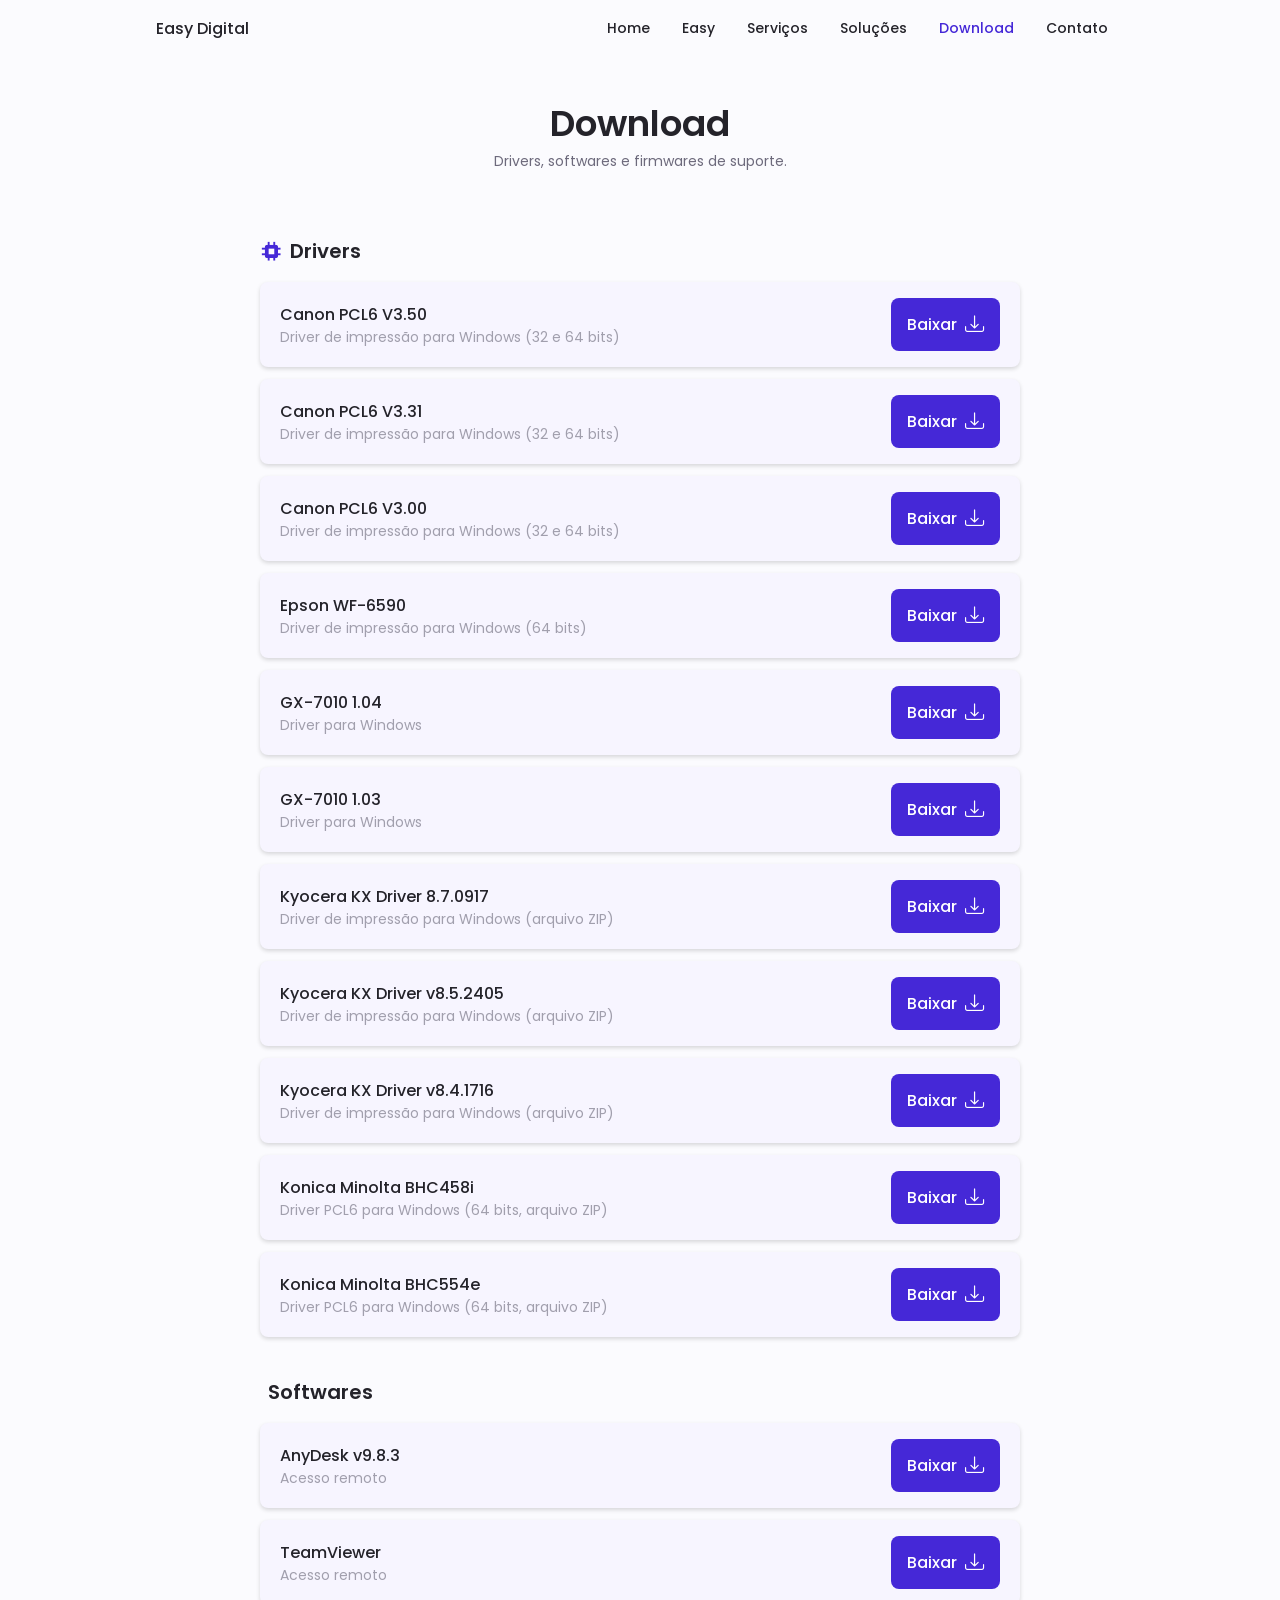
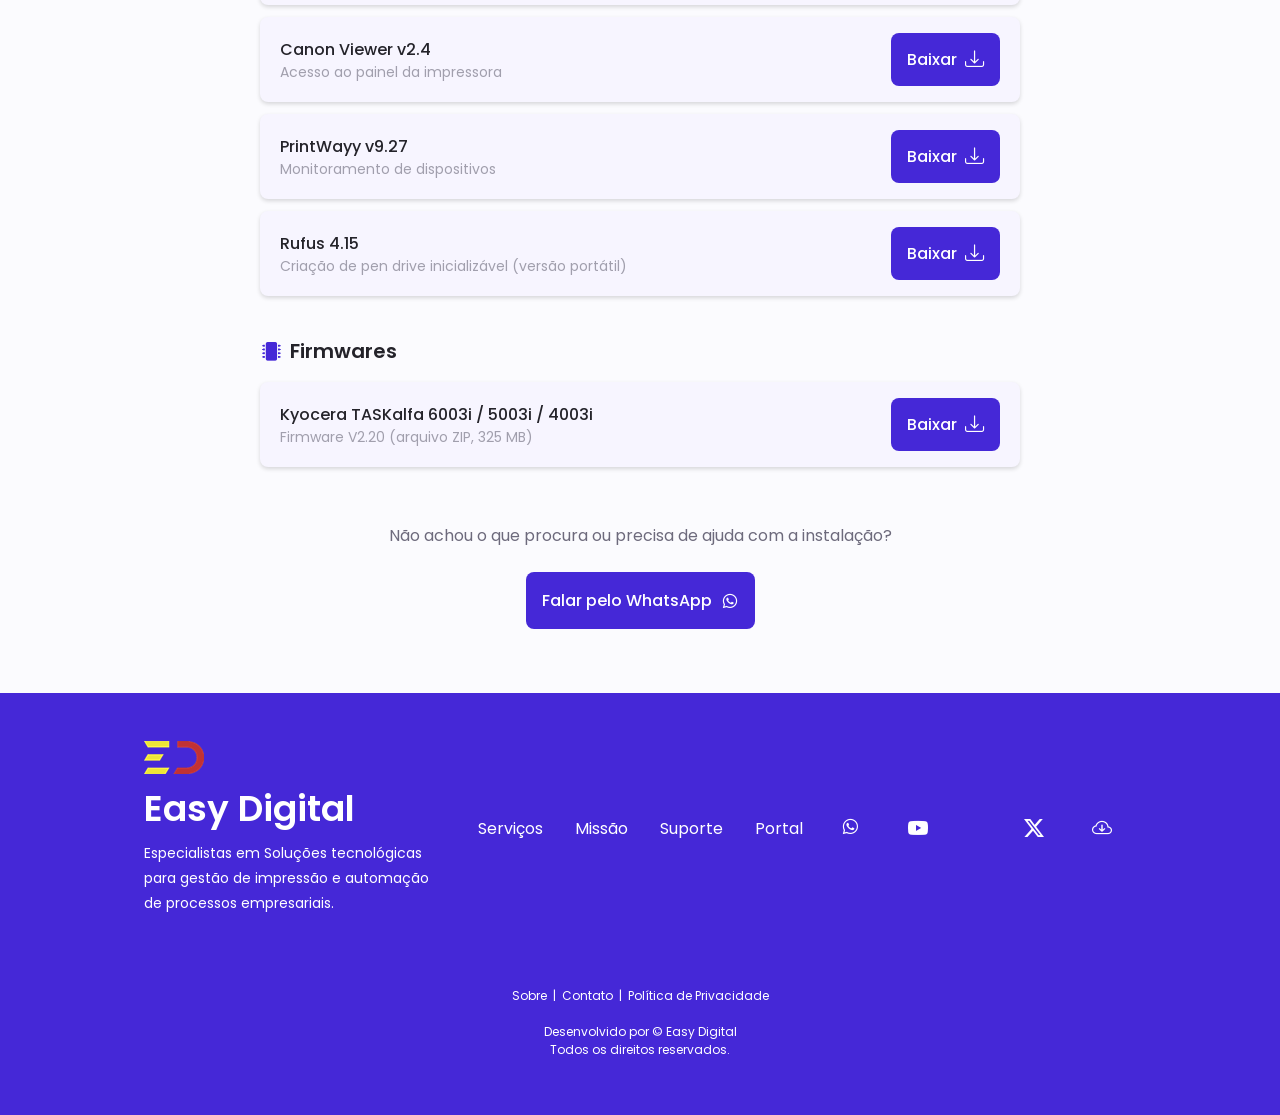
<file: download.html>
<!DOCTYPE html>
<html lang="pt-BR">

<head>
  <meta charset="UTF-8">
  <meta name="viewport" content="width=device-width, initial-scale=1.0">
  <title>Download de drivers e softwares | Easy Digital</title>
  <meta name="description" content="Baixe drivers de impressoras (Canon, Epson, Kyocera), softwares de acesso remoto e firmwares de suporte da Easy Digital.">
  <link rel="canonical" href="https://easydigital.com.br/download.html">

  <!-- Ícones (mesmos da página inicial) -->
  <link rel="stylesheet" href="https://unicons.iconscout.com/release/v4.0.0/css/line.css">
  <link rel="stylesheet" href="https://cdn.jsdelivr.net/npm/bootstrap-icons@1.11.3/font/bootstrap-icons.min.css" />
  <link rel="stylesheet" href="https://unpkg.com/boxicons@2.1.4/css/boxicons.min.css" />

  <!-- CSS do site -->
  <link rel="stylesheet" href="assets/css/styles.css">
  <link rel="shortcut icon" href="assets/img/work/Easy-Digital-05-favicon-sem-fundo.png" />

  <style>
    .dl-wrap { max-width: 760px; margin: 0 auto; }

    .dl-group { margin-bottom: 2.5rem; }

    .dl-group__title {
      display: flex;
      align-items: center;
      gap: .5rem;
      font-size: var(--h3-font-size);
      margin-bottom: var(--mb-1);
    }

    .dl-group__title i { color: var(--first-color); font-size: 1.4rem; }

    .dl-list { display: grid; gap: .75rem; }

    .dl-item {
      display: flex;
      flex-wrap: wrap;
      align-items: center;
      justify-content: space-between;
      gap: .75rem 1rem;
      background-color: var(--container-color);
      padding: 1rem 1.25rem;
      border-radius: .5rem;
      box-shadow: 0 2px 4px rgba(0, 0, 0, .15);
    }

    .dl-item__info { flex: 1 1 14rem; }

    .dl-item__name {
      font-size: var(--normal-font-size);
      font-weight: var(--font-medium);
    }

    .dl-item__desc {
      display: block;
      font-size: var(--small-font-size);
      color: var(--text-color-light);
    }

    .dl-help {
      text-align: center;
      padding-top: 1rem;
    }

    .dl-help p { margin-bottom: var(--mb-1-5); }

    .dl-item .button:focus-visible,
    .dl-help .button:focus-visible {
      outline: 2px solid var(--title-color);
      outline-offset: 2px;
    }
  </style>
</head>

<body>
  <!--==================== HEADER ====================-->
  <header id="header" class="header">
    <nav class="nav container">
      <a href="/" class="nav__logo align-items-center">Easy Digital</a>

      <div class="nav__menu" id="nav-menu">
        <ul class="nav__list grid">
          <li class="nav__item"><a href="/" class="nav__link"><i class="uil uil-estate nav__icon"></i>Home</a></li>
          <li class="nav__item"><a href="/#about" class="nav__link"><i class="uil uil-user nav__icon"></i>Easy</a></li>
          <li class="nav__item"><a href="/#service" class="nav__link"><i class="uil uil-briefcase nav__icon"></i>Serviços</a></li>
          <li class="nav__item"><a href="/#skills" class="nav__link"><i class="uil uil-file-alt nav__icon"></i>Soluções</a></li>
          <li class="nav__item"><a href="/download.html" class="nav__link active-link"><i class="bx bxs-download nav__icon"></i>Download</a></li>
          <li class="nav__item"><a href="/#contact" class="nav__link"><i class="uil uil-message nav__icon"></i>Contato</a></li>
        </ul>

        <i class="uil uil-times nav__close" id="nav-close"></i>
      </div>

      <div class="nav__btns">
        <i class="uil uil-moon change-theme" id="theme-button"></i>
        <div class="nav__toggle" id="nav-toggle"><i class="uil uil-apps"></i></div>
      </div>
    </nav>
  </header>

  <!--==================== MAIN ====================-->
  <main class="main">
    <section class="section">
      <h1 class="section__title">Download</h1>
      <p class="section__subtitle">Drivers, softwares e firmwares de suporte.</p>

      <div class="container">
        <div class="dl-wrap">

          <!--==================== DRIVERS ====================-->
          <div class="dl-group">
            <h2 class="dl-group__title"><i class="bx bxs-chip"></i>Drivers</h2>
            <div class="dl-list">

              <div class="dl-item">
                <div class="dl-item__info">
                  <h3 class="dl-item__name">Canon PCL6 V3.50</h3>
                  <span class="dl-item__desc">Driver de impressão para Windows (32 e 64 bits)</span>
                </div>
                <a class="button button--flex button--small" href="assets/files/drivers/GPlus_PCL6_Driver_V350_32_64_00.exe" download>
                  Baixar <i class="bi bi-download button__icon" aria-hidden="true"></i>
                </a>
              </div>

              <div class="dl-item">
                <div class="dl-item__info">
                  <h3 class="dl-item__name">Canon PCL6 V3.31</h3>
                  <span class="dl-item__desc">Driver de impressão para Windows (32 e 64 bits)</span>
                </div>
                <a class="button button--flex button--small" href="assets/files/drivers/GPlus_PCL6_Driver_V331_32_64_00.exe" download>
                  Baixar <i class="bi bi-download button__icon" aria-hidden="true"></i>
                </a>
              </div>

              <div class="dl-item">
                <div class="dl-item__info">
                  <h3 class="dl-item__name">Canon PCL6 V3.00</h3>
                  <span class="dl-item__desc">Driver de impressão para Windows (32 e 64 bits)</span>
                </div>
                <a class="button button--flex button--small" href="assets/files/drivers/Canon_GPlus_PCL6_Driver_V300_32_64_00.exe" download>
                  Baixar <i class="bi bi-download button__icon" aria-hidden="true"></i>
                </a>
              </div>

              <div class="dl-item">
                <div class="dl-item__info">
                  <h3 class="dl-item__name">Epson WF-6590</h3>
                  <span class="dl-item__desc">Driver de impressão para Windows (64 bits)</span>
                </div>
                <a class="button button--flex button--small" href="assets/files/drivers/Epson_WF6590_STD_X64_24703_AM.exe" download>
                  Baixar <i class="bi bi-download button__icon" aria-hidden="true"></i>
                </a>
              </div>

              <div class="dl-item">
                <div class="dl-item__info">
                  <h3 class="dl-item__name">GX-7010 1.04</h3>
                  <span class="dl-item__desc">Driver para Windows</span>
                </div>
                <a class="button button--flex button--small" href="assets/files/drivers/win-gx7000-1_04.exe" download>
                  Baixar <i class="bi bi-download button__icon" aria-hidden="true"></i>
                </a>
              </div>

              <div class="dl-item">
                <div class="dl-item__info">
                  <h3 class="dl-item__name">GX-7010 1.03</h3>
                  <span class="dl-item__desc">Driver para Windows</span>
                </div>
                <a class="button button--flex button--small" href="assets/files/drivers/win-gx7000-1_03.exe" download>
                  Baixar <i class="bi bi-download button__icon" aria-hidden="true"></i>
                </a>
              </div>

              <div class="dl-item">
                <div class="dl-item__info">
                  <h3 class="dl-item__name">Kyocera KX Driver 8.7.0917</h3>
                  <span class="dl-item__desc">Driver de impressão para Windows (arquivo ZIP)</span>
                </div>
                <a class="button button--flex button--small" href="assets/files/drivers/KX%20Driver%208.7.0917.zip" download>
                  Baixar <i class="bi bi-download button__icon" aria-hidden="true"></i>
                </a>
              </div>

              <div class="dl-item">
                <div class="dl-item__info">
                  <h3 class="dl-item__name">Kyocera KX Driver v8.5.2405</h3>
                  <span class="dl-item__desc">Driver de impressão para Windows (arquivo ZIP)</span>
                </div>
                <a class="button button--flex button--small" href="assets/files/drivers/KX_DRIVER_8.5.2405.zip" download>
                  Baixar <i class="bi bi-download button__icon" aria-hidden="true"></i>
                </a>
              </div>

              <div class="dl-item">
                <div class="dl-item__info">
                  <h3 class="dl-item__name">Kyocera KX Driver v8.4.1716</h3>
                  <span class="dl-item__desc">Driver de impressão para Windows (arquivo ZIP)</span>
                </div>
                <a class="button button--flex button--small" href="assets/files/drivers/Kyocera_KX841716.zip" download>
                  Baixar <i class="bi bi-download button__icon" aria-hidden="true"></i>
                </a>
              </div>

              <div class="dl-item">
                <div class="dl-item__info">
                  <h3 class="dl-item__name">Konica Minolta BHC458i</h3>
                  <span class="dl-item__desc">Driver PCL6 para Windows (64 bits, arquivo ZIP)</span>
                </div>
                <a class="button button--flex button--small" href="assets/files/drivers/Konica_BHC458IT5PCL6Winx64_11200EN.zip" download>
                  Baixar <i class="bi bi-download button__icon" aria-hidden="true"></i>
                </a>
              </div>

              <div class="dl-item">
                <div class="dl-item__info">
                  <h3 class="dl-item__name">Konica Minolta BHC554e</h3>
                  <span class="dl-item__desc">Driver PCL6 para Windows (64 bits, arquivo ZIP)</span>
                </div>
                <a class="button button--flex button--small" href="assets/files/drivers/Konica_BHC554ePCL6Winx64_5400EN.zip" download>
                  Baixar <i class="bi bi-download button__icon" aria-hidden="true"></i>
                </a>
              </div>

            </div>
          </div>

          <!--==================== SOFTWARES ====================-->
          <div class="dl-group">
            <h2 class="dl-group__title"><i class="uil uil-apps"></i>Softwares</h2>
            <div class="dl-list">

              <div class="dl-item">
                <div class="dl-item__info">
                  <h3 class="dl-item__name">AnyDesk v9.8.3</h3>
                  <span class="dl-item__desc">Acesso remoto</span>
                </div>
                <a class="button button--flex button--small" href="assets/files/softwares/AnyDesk%20v9.8.3.exe" download>
                  Baixar <i class="bi bi-download button__icon" aria-hidden="true"></i>
                </a>
              </div>

              <div class="dl-item">
                <div class="dl-item__info">
                  <h3 class="dl-item__name">TeamViewer</h3>
                  <span class="dl-item__desc">Acesso remoto</span>
                </div>
                <a class="button button--flex button--small" href="assets/files/softwares/TeamViewer_Setup_x64.exe" download>
                  Baixar <i class="bi bi-download button__icon" aria-hidden="true"></i>
                </a>
              </div>

              <div class="dl-item">
                <div class="dl-item__info">
                  <h3 class="dl-item__name">Canon Viewer v2.4</h3>
                  <span class="dl-item__desc">Acesso ao painel da impressora</span>
                </div>
                <a class="button button--flex button--small" href="assets/files/softwares/Canon_remoteopview-v240.exe" download>
                  Baixar <i class="bi bi-download button__icon" aria-hidden="true"></i>
                </a>
              </div>

              <div class="dl-item">
                <div class="dl-item__info">
                  <h3 class="dl-item__name">PrintWayy v9.27</h3>
                  <span class="dl-item__desc">Monitoramento de dispositivos</span>
                </div>
                <a class="button button--flex button--small" href="assets/files/softwares/PrintWayy_9_27.exe" download>
                  Baixar <i class="bi bi-download button__icon" aria-hidden="true"></i>
                </a>
              </div>

              <div class="dl-item">
                <div class="dl-item__info">
                  <h3 class="dl-item__name">Rufus 4.15</h3>
                  <span class="dl-item__desc">Criação de pen drive inicializável (versão portátil)</span>
                </div>
                <a class="button button--flex button--small" href="assets/files/softwares/rufus-4.15p.exe" download>
                  Baixar <i class="bi bi-download button__icon" aria-hidden="true"></i>
                </a>
              </div>

            </div>
          </div>

          <!--==================== FIRMWARES ====================-->
          <div class="dl-group">
            <h2 class="dl-group__title"><i class="bx bxs-microchip"></i>Firmwares</h2>
            <div class="dl-list">

              <div class="dl-item">
                <div class="dl-item__info">
                  <h3 class="dl-item__name">Kyocera TASKalfa 6003i / 5003i / 4003i</h3>
                  <span class="dl-item__desc">Firmware V2.20 (arquivo ZIP, 325 MB)</span>
                </div>
                <a class="button button--flex button--small" href="assets/files/firmwares/6003i5003i4003i%20Firmware%20v.2.20.zip" download>
                  Baixar <i class="bi bi-download button__icon" aria-hidden="true"></i>
                </a>
              </div>

            </div>
          </div>

          <!--==================== AJUDA ====================-->
          <div class="dl-help">
            <p>Não achou o que procura ou precisa de ajuda com a instalação?</p>
            <a href="https://wa.me/5531971248902" target="_blank" rel="noopener" class="button button--flex">
              Falar pelo WhatsApp <i class="bx bxl-whatsapp button__icon"></i>
            </a>
          </div>

        </div>
      </div>
    </section>
  </main>

  <!--==================== FOOTER ====================-->
  <footer class="footer">
    <div class="footer__bg">
      <div class="footer__container container grid">
        <div>
          <img src="assets/img/work/Easy_Digital-05-navbar-brand-sem-fundo.png" alt="Easy Digital">
          <h3 class="footer__title">Easy Digital</h3>
          <span class="footer__subtitle">Especialistas em Soluções tecnológicas para gestão de impressão e automação de processos empresariais.</span>
        </div>

        <ul class="footer__links">
          <li><a href="/#service" class="footer__link">Serviços</a></li>
          <li><a href="/#portfolio" class="footer__link">Missão</a></li>
          <li><a href="/#suporte" class="footer__link">Suporte</a></li>
          <li><a href="https://app.printwayy.com/" target="_blank" rel="noopener" class="footer__link">Portal</a></li>
        </ul>

        <div class="footer__socials">
          <a href="https://wa.me/5531971248902" target="_blank" rel="noopener" class="footer__social" aria-label="WhatsApp"><i class="bx bxl-whatsapp"></i></a>
          <a href="https://www.youtube.com/@EasyDigitaltda" target="_blank" rel="noopener" class="footer__social" aria-label="YouTube"><i class="bi bi-youtube"></i></a>
          <a href="https://www.instagram.com/easydigitalltda/" target="_blank" rel="noopener" class="footer__social" aria-label="Instagram"><i class="uil uil-instagram"></i></a>
          <a href="https://x.com/easydigitalltda" target="_blank" rel="noopener" class="footer__social" aria-label="X"><i class="bi bi-twitter-x"></i></a>
          <a href="/download.html" class="footer__social" aria-label="Downloads"><i class="bi bi-cloud-arrow-down"></i></a>
        </div>
      </div>

      <p class="footer__copy">
        <a href="./index.html/#about" style="color:#fff;">Sobre</a> &nbsp;|&nbsp;
        <a href="./index.html/#contact" style="color:#fff;">Contato</a> &nbsp;|&nbsp;
        <a href="privacidade.html" style="color:#fff;">Política de Privacidade</a>
        <br><br>
        Desenvolvido por &#169; Easy Digital
        <br>
        Todos os direitos reservados.
      </p>
    </div>
  </footer>

  <a href="#" class="scrollup" id="scroll-up" aria-label="Voltar ao topo">
    <i class="uil uil-arrow-up scrollup__icon"></i>
  </a>

  <!--==================== SCRIPT (menu, tema e rolagem) ====================-->
  <script>
    (function () {
      var menu = document.getElementById('nav-menu');
      var toggle = document.getElementById('nav-toggle');
      var close = document.getElementById('nav-close');
      var header = document.getElementById('header');
      var up = document.getElementById('scroll-up');
      var themeButton = document.getElementById('theme-button');
      var darkTheme = 'dark-theme';
      var iconTheme = 'uil-sun';

      // Menu do celular
      if (toggle) toggle.addEventListener('click', function () { menu.classList.add('show-menu'); });
      if (close) close.addEventListener('click', function () { menu.classList.remove('show-menu'); });
      document.querySelectorAll('.nav__link').forEach(function (a) {
        a.addEventListener('click', function () { menu.classList.remove('show-menu'); });
      });

      // Tema claro / escuro (usa as mesmas chaves da página inicial)
      try {
        if (localStorage.getItem('selected-theme')) {
          document.body.classList[localStorage.getItem('selected-theme') === 'dark' ? 'add' : 'remove'](darkTheme);
          themeButton.classList[localStorage.getItem('selected-icon') === 'uil-moon' ? 'add' : 'remove'](iconTheme);
        }
      } catch (e) { }

      themeButton.addEventListener('click', function () {
        document.body.classList.toggle(darkTheme);
        themeButton.classList.toggle(iconTheme);
        try {
          localStorage.setItem('selected-theme', document.body.classList.contains(darkTheme) ? 'dark' : 'light');
          localStorage.setItem('selected-icon', themeButton.classList.contains(iconTheme) ? 'uil-moon' : 'uil-sun');
        } catch (e) { }
      });

      // Sombra do cabeçalho e botão de voltar ao topo
      window.addEventListener('scroll', function () {
        header.classList[window.scrollY >= 80 ? 'add' : 'remove']('scroll-header');
        up.classList[window.scrollY >= 560 ? 'add' : 'remove']('show-scroll');
      }, { passive: true });
    })();
  </script>
</body>

</html>
</file>
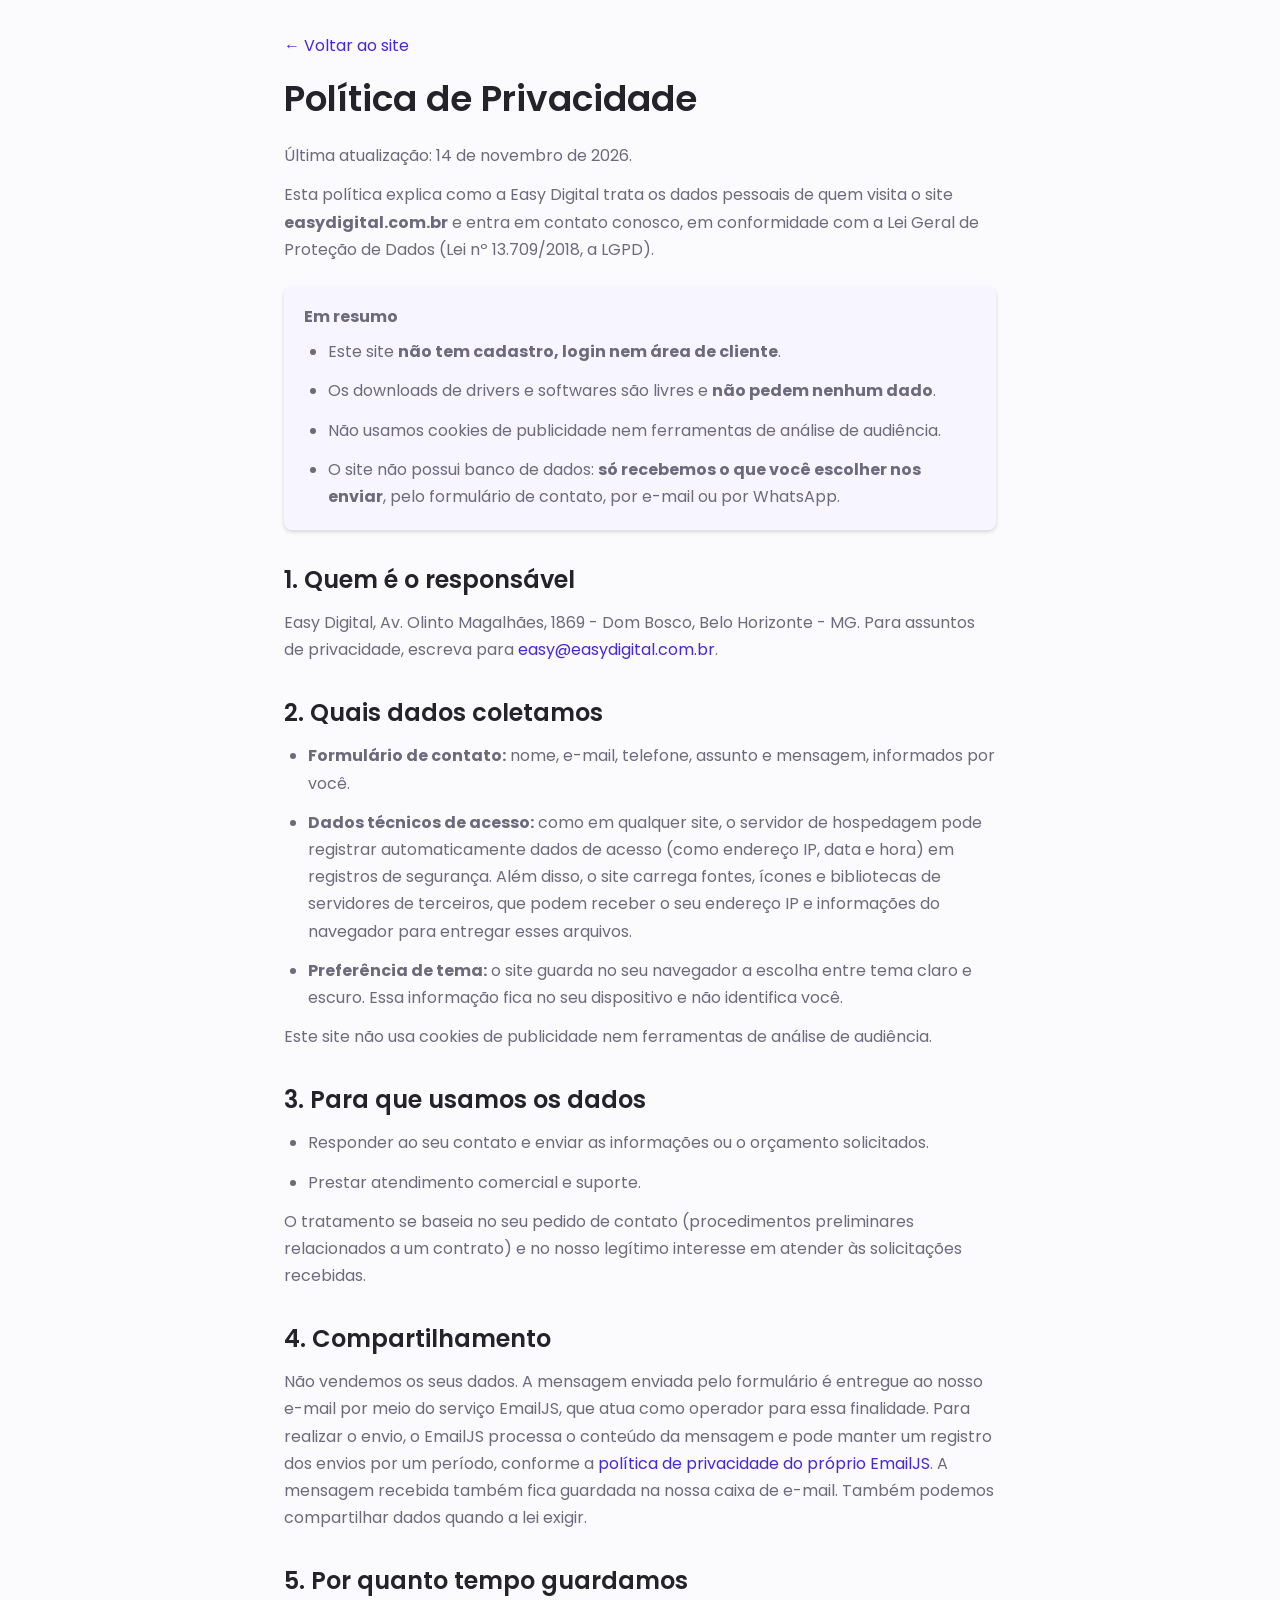
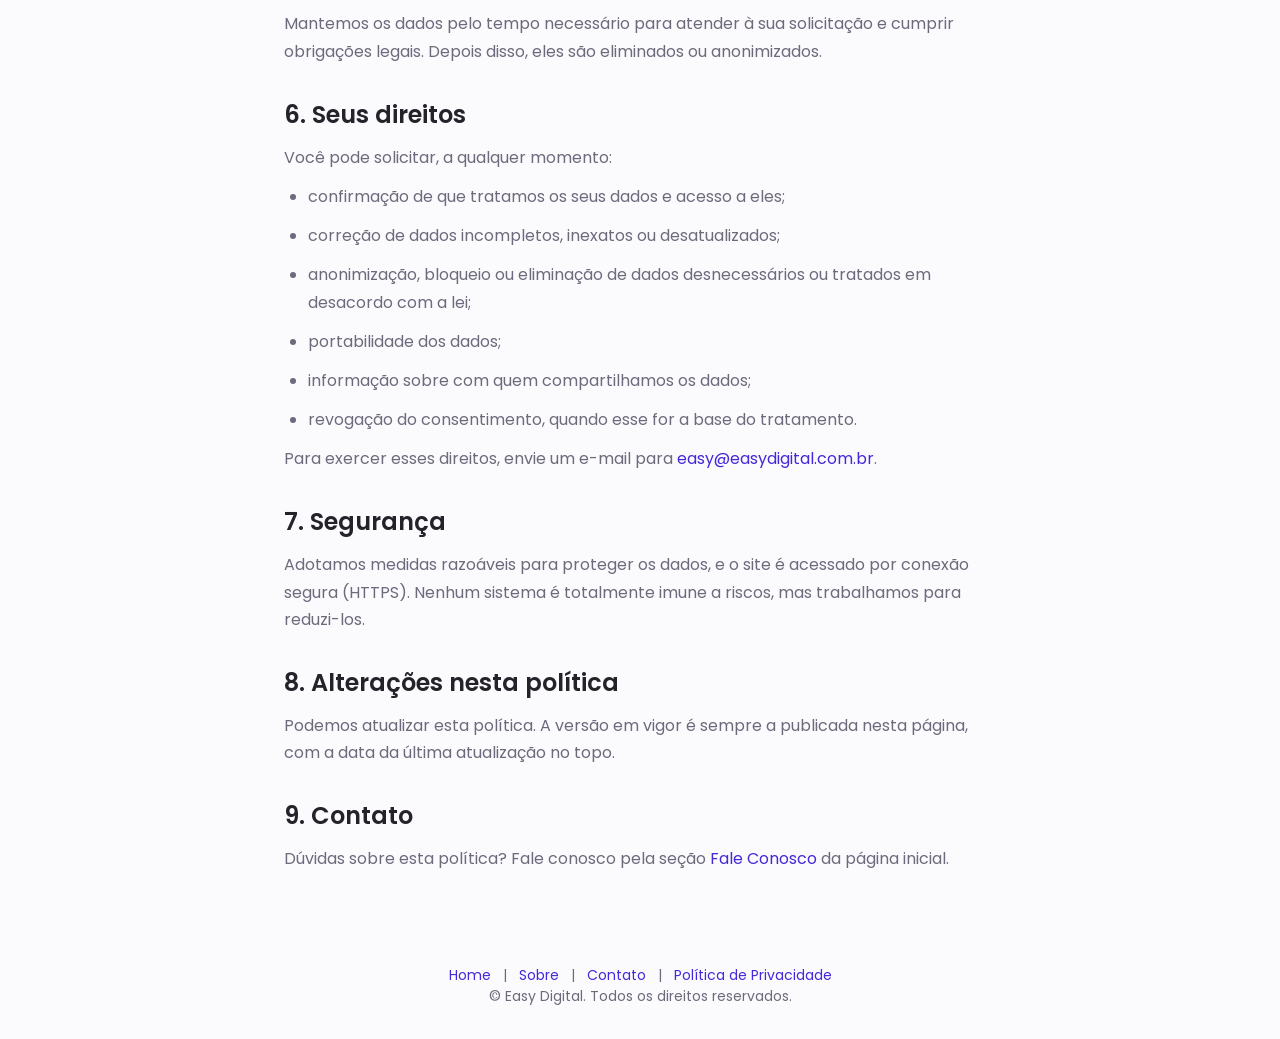
<file: privacidade.html>
<!DOCTYPE html>
<html lang="pt-BR">

<head>
    <meta charset="UTF-8">
    <meta name="viewport" content="width=device-width, initial-scale=1.0">
    <title>Política de Privacidade | Easy Digital</title>
    <meta name="description" content="Política de Privacidade da Easy Digital: como tratamos os dados enviados pelo formulário de contato do site e quais são os seus direitos.">
    <link rel="canonical" href="https://easydigital.com.br/privacidade.html">
    <link rel="shortcut icon" href="assets/img/work/Easy-Digital-05-favicon-sem-fundo.png" />
    <link rel="stylesheet" href="assets/css/styles.css">
    <style>
        .page { max-width: 760px; margin: 0 auto; padding: 2rem 1.5rem 3rem; }
        .page-top { margin-bottom: 2rem; }
        .page h1 { font-size: var(--h1-font-size); margin-bottom: 1rem; }
        .page h2 { font-size: var(--h2-font-size); margin: 2rem 0 .75rem; }
        .page p, .page li { line-height: 1.7; margin-bottom: .75rem; }
        .page ul { list-style: disc; padding-left: 1.5rem; }
        .page a { color: var(--first-color); }
        .page-footer { text-align: center; font-size: var(--small-font-size); padding: 2rem 1.5rem; }
        .page-footer a { color: var(--first-color); margin: 0 .5rem; }
        .page .resumo { background-color: var(--container-color); padding: 1rem 1.25rem .5rem; border-radius: .5rem; box-shadow: 0 2px 4px rgba(0, 0, 0, .15); margin: 1.5rem 0; }
        .page .resumo p { margin-bottom: .5rem; }
    </style>
</head>

<body>
    <main class="page">
        <p class="page-top"><a href="/">&larr; Voltar ao site</a></p>

        <h1>Política de Privacidade</h1>
        <p>Última atualização: 14 de novembro de 2026.</p>

        <p>Esta política explica como a Easy Digital trata os dados pessoais de quem visita o site <strong>easydigital.com.br</strong> e entra em contato conosco, em conformidade com a Lei Geral de Proteção de Dados (Lei nº 13.709/2018, a LGPD).</p>

        <div class="resumo">
            <p><strong>Em resumo</strong></p>
            <ul>
                <li>Este site <strong>não tem cadastro, login nem área de cliente</strong>.</li>
                <li>Os downloads de drivers e softwares são livres e <strong>não pedem nenhum dado</strong>.</li>
                <li>Não usamos cookies de publicidade nem ferramentas de análise de audiência.</li>
                <li>O site não possui banco de dados: <strong>só recebemos o que você escolher nos enviar</strong>, pelo formulário de contato, por e-mail ou por WhatsApp.</li>
            </ul>
        </div>

        <h2>1. Quem é o responsável</h2>
        <p>Easy Digital, Av. Olinto Magalhães, 1869 - Dom Bosco, Belo Horizonte - MG. Para assuntos de privacidade, escreva para <a href="mailto:easy@easydigital.com.br">easy@easydigital.com.br</a>.</p>

        <h2>2. Quais dados coletamos</h2>
        <ul>
            <li><strong>Formulário de contato:</strong> nome, e-mail, telefone, assunto e mensagem, informados por você.</li>
            <li><strong>Dados técnicos de acesso:</strong> como em qualquer site, o servidor de hospedagem pode registrar automaticamente dados de acesso (como endereço IP, data e hora) em registros de segurança. Além disso, o site carrega fontes, ícones e bibliotecas de servidores de terceiros, que podem receber o seu endereço IP e informações do navegador para entregar esses arquivos.</li>
            <li><strong>Preferência de tema:</strong> o site guarda no seu navegador a escolha entre tema claro e escuro. Essa informação fica no seu dispositivo e não identifica você.</li>
        </ul>
        <p>Este site não usa cookies de publicidade nem ferramentas de análise de audiência.</p>

        <h2>3. Para que usamos os dados</h2>
        <ul>
            <li>Responder ao seu contato e enviar as informações ou o orçamento solicitados.</li>
            <li>Prestar atendimento comercial e suporte.</li>
        </ul>
        <p>O tratamento se baseia no seu pedido de contato (procedimentos preliminares relacionados a um contrato) e no nosso legítimo interesse em atender às solicitações recebidas.</p>

        <h2>4. Compartilhamento</h2>
        <p>Não vendemos os seus dados. A mensagem enviada pelo formulário é entregue ao nosso e-mail por meio do serviço EmailJS, que atua como operador para essa finalidade. Para realizar o envio, o EmailJS processa o conteúdo da mensagem e pode manter um registro dos envios por um período, conforme a <a href="https://www.emailjs.com/legal/privacy-policy/" target="_blank" rel="noopener">política de privacidade do próprio EmailJS</a>. A mensagem recebida também fica guardada na nossa caixa de e-mail. Também podemos compartilhar dados quando a lei exigir.</p>

        <h2>5. Por quanto tempo guardamos</h2>
        <p>Mantemos os dados pelo tempo necessário para atender à sua solicitação e cumprir obrigações legais. Depois disso, eles são eliminados ou anonimizados.</p>

        <h2>6. Seus direitos</h2>
        <p>Você pode solicitar, a qualquer momento:</p>
        <ul>
            <li>confirmação de que tratamos os seus dados e acesso a eles;</li>
            <li>correção de dados incompletos, inexatos ou desatualizados;</li>
            <li>anonimização, bloqueio ou eliminação de dados desnecessários ou tratados em desacordo com a lei;</li>
            <li>portabilidade dos dados;</li>
            <li>informação sobre com quem compartilhamos os dados;</li>
            <li>revogação do consentimento, quando esse for a base do tratamento.</li>
        </ul>
        <p>Para exercer esses direitos, envie um e-mail para <a href="mailto:easy@easydigital.com.br">easy@easydigital.com.br</a>.</p>

        <h2>7. Segurança</h2>
        <p>Adotamos medidas razoáveis para proteger os dados, e o site é acessado por conexão segura (HTTPS). Nenhum sistema é totalmente imune a riscos, mas trabalhamos para reduzi-los.</p>

        <h2>8. Alterações nesta política</h2>
        <p>Podemos atualizar esta política. A versão em vigor é sempre a publicada nesta página, com a data da última atualização no topo.</p>

        <h2>9. Contato</h2>
        <p>Dúvidas sobre esta política? Fale conosco pela seção <a href="/#contact">Fale Conosco</a> da página inicial.</p>
    </main>

    <footer class="page-footer">
        <a href="/">Home</a> |
        <a href="/#about">Sobre</a> |
        <a href="/#contact">Contato</a> |
        <a href="privacidade.html">Política de Privacidade</a>
        <p>&#169; Easy Digital. Todos os direitos reservados.</p>
    </footer>

    <script>
        try { if (localStorage.getItem('selected-theme') === 'dark') document.body.classList.add('dark-theme'); } catch (e) { }
    </script>
</body>

</html>
</file>
<file: assets/css/styles.css>
/*==================== GOOGLE FONTS ====================*/
@import url('https://fonts.googleapis.com/css2?family=Poppins:wght@400;500;600&display=swap');

/*==================== VARIABLES CSS ====================*/
:root {
    --header-height: 2rem;

    /*========== Colors ==========*/
    /* Change favorite color */
    --hue-color: 250;
    /*Purple 250 - Green 142 - Blue 230 - Pink 340*/

    /* HSL color mode */
    --first-color: hsl(var(--hue-color), 69%, 50%);
    --first-color-second: hsl(var(--hue-color), 69%, 61%);
    --first-color-alt: hsl(var(--hue-color), 57%, 53%);
    --first-color-lighter: hsl(var(--hue-color), 92%, 85%);
    --title-color: hsl(var(--hue-color), 9%, 15%);
    --text-color: hsl(var(--hue-color), 8%, 45%);
    --text-color-light: hsl(var(--hue-color), 8%, 65%);
    --input-color: hsl(var(--hue-color), 70%, 96%);
    --body-color: hsl(var(--hue-color), 60%, 99%);
    --container-color: hsl(var(--hue-color), 100%, 98%);
    --scroll-bar-color: hsl(var(--hue-color), 12%, 90%);
    --scroll-thumb-color: hsl(var(--hue-color), 12%, 80%);
    --color-service: #59b2f4;

    /*========== Font and typography ==========*/
    --body-font: 'Poppins', sans-serif;

    /* .5rem = 8px, 1rem = 16px, 1.5rem = 24px ... */
    --big-font-size: 2rem;
    --h1-font-size: 1.5rem;
    --h2-font-size: 1.25rem;
    --h3-font-size: 1.125rem;
    --normal-font-size: .938rem;
    --small-font-size: .813rem;
    --smaller-font-size: .75rem;

    /*========== Font weight ==========*/
    --font-medium: 500;
    --font-semi-bold: 600;

    /*========== Margens Bottom ==========*/
    /* .25rem = 4px, .5rem = 8px, .75rem = 12px ... */
    --mb-0-25: .25rem;
    --mb-0-5: .5rem;
    --mb-0-75: .75rem;
    --mb-1: 1rem;
    --mb-1-5: 1.5rem;
    --mb-2: 2rem;
    --mb-2-5: 2.5rem;
    --mb-3: 3rem;

    /*========== z index ==========*/
    --z-tooltip: 10;
    --z-fixed: 100;
    --z-modal: 1000;
}

/* Font size for large devices */
@media screen and (min-width: 968px) {
    :root {
        --big-font-size: 3rem;
        --h1-font-size: 2.25rem;
        --h2-font-size: 1.5rem;
        --h3-font-size: 1.25rem;
        --normal-font-size: 1rem;
        --small-font-size: .875rem;
        --smaller-font-size: .813rem;
    }
}

/*========== Variables Dark theme ==========*/
body.dark-theme {
    /* HSL color mode */
    --first-color-second: hsl(var(--hue-color), 30%, 8%);
    --title-color: hsl(var(--hue-color), 8%, 95%);
    --text-color: hsl(var(--hue-color), 8%, 45%);
    --text-color-light: hsl(var(--hue-color), 8%, 75%);
    --input-color: hsl(var(--hue-color), 29%, 16%);
    --body-color: hsl(var(--hue-color), 28%, 12%);
    --container-color: hsl(var(--hue-color), 29%, 16%);
    --scroll-bar-color: hsl(var(--hue-color), 12%, 48%);
    --scroll-thumb-color: hsl(var(--hue-color), 12%, 36%);
}

/*========== Button Dark/Light ==========*/
.nav__btns {
    display: flex;
    align-items: center;
}

.change-theme {
    font-size: 1.25rem;
    color: var(--title-color);
    margin-right: var(--mb-1);
    cursor: pointer;
}

.change-theme:hover {
    color: var(--first-color);
}

/*==================== BASE ====================*/
* {
    box-sizing: border-box;
    padding: 0;
    margin: 0;
}

html {
    scroll-behavior: smooth;
}

body {
    margin: 0 0 var(--header-height) 0;
    font-family: var(--body-font);
    font-size: var(--normal-font-size);
    background-color: var(--body-color);
    color: var(--text-color);
}

h1,
h2,
h3,
h4 {
    color: var(--title-color);
    font-weight: var(--font-semi-bold);
}

ul {
    list-style: none;
}

a {
    text-decoration: none;
}

img {
    max-width: 100%;
    height: auto;
}

/*==================== REUSABLE CSS CLASSES ====================*/
.section {
    padding: 2rem 0 4rem;
    overflow: hidden;
}

.section__title {
    font-size: var(--h1-font-size);
}

.section__subtitle {
    display: block;
    font-size: var(--small-font-size);
    margin-bottom: var(--mb-3);
}

.section__title,
.section__subtitle {
    text-align: center;
}

/*==================== LAYOUT ====================*/
.container {
    max-width: 991.98px;
    margin-left: var(--mb-1-5);
    margin-right: var(--mb-1-5);
}

.grid {
    display: grid;
    gap: 1.5rem;
}

.header {
    width: 100%;
    position: fixed;
    bottom: 0;
    left: 0;
    z-index: var(--z-fixed);
    background-color: var(--body-color);
}

/*==================== NAV ====================*/

.nav {
    max-width: 968px;
    height: var(--header-height);
    display: flex;
    justify-content: space-between;
    align-items: center;
}

.nav__logo,
.nav__toggle {
    color: var(--title-color);
    font-weight: var(--font-medium);
}

.nav__logo:hover,
.nav__toggle:hover {
    color: var(--first-color);
}

.nav__toggle {
    font-size: 1.1rem;
    cursor: pointer;

    &:hover {
        color: var(--first-color);
    }
}

@media screen and (max-width: 767px) {
    .nav__menu {
        position: fixed;
        bottom: -100%;
        left: 0;
        width: 100%;
        background-color: var(--body-color);
        padding: 2rem 1.5rem 4rem;
        box-shadow: 0 -1px 4px rgba(0, 0, 0, .15);
        border-radius: 1.5rem 1.5rem 0 0;
        transition: .3s;
    }
}

.nav__list {
    grid-template-columns: repeat(3, 1fr);
    gap: 2rem;
}

.nav__link {
    display: flex;
    flex-direction: column;
    align-items: center;
    font-size: var(--small-font-size);
    color: var(--title-color);
    font-weight: var(--font-medium);

    &:hover {
        color: var(--first-color);
    }
}

.nav__icon {
    font-size: 1.2rem;
}

.nav__close {
    position: absolute;
    right: 1.3rem;
    bottom: .5rem;
    font-size: 1.5rem;
    cursor: pointer;
    color: var(--first-color);

    &:hover {
        color: var(--first-color-alt)
    }
}

/* Show menu */
.show-menu {
    bottom: 0;
}

/* Active link */
.active-link {
    color: var(--first-color);
}

/* Change background header */
.scroll-header {
    box-shadow: 0 -1px 4px rgba(0, 0, 0, .25);
}

/*==================== HOME ====================*/
.home__container {
    gap: 1rem;
}

.home__content {
    grid-template-columns: .5fr 3fr;
    padding-top: 3.5rem;
    align-items: center;
}

.home__social {
    display: grid;
    grid-template-columns: max-content;
    row-gap: 1rem;
}

.home__social-icon {
    font-size: 1.25rem;
    color: var(--first-color);

    &:hover {
        color: var(--first-color-alt)
    }
}

.home__img {
    width: 300px;
    border-radius: 50%;
}

.home__data {
    grid-column: 1/3;
}

.home__title {
    font-size: var(--big-font-size);
}

.home__subtitle {
    font-size: var(--h3-font-size);
    color: var(--text-color);
    font-weight: var(--font-medium);
    margin-bottom: var(--mb-0-75);
}

.home__description {
    margin-bottom: var(--mb-2);
}


/*==================== BUTTONS ====================*/

.button {
    display: inline-block;
    background-color: var(--first-color);
    color: #FFFF;
    padding: 1rem;
    border-radius: .5rem;
    font-weight: var(--font-medium);

    &:hover {
        background-color: var(--first-color-alt);
    }
}

.button__icon {
    font-size: 1.2rem;
    margin-left: var(--mb-0-5);
    transition: .3s;
}

.button--white {
    background-color: #FFF;
    color: var(--first-color);

    &:hover {
        background-color: var(--first-color-alt);
        color: #FFF;
    }
}

.button--flex {
    display: inline-flex;
    align-items: center;
    transition: .3s;
}

.button--small {
    padding: .75rem 1rem;
}

.button--link {
    padding: 0;
    background-color: transparent;
    color: var(--first-color);
}

.button--link:hover {
    background-color: transparent;
    color: var(--first-color-alt);
}

/*==================== ABOUT ====================*/
.about__img {
    width: 550px;
    border-radius: .5rem;
    justify-self: center;
    align-self: center;
}

.about__description {
    text-align: center;
    margin-bottom: var(--mb-2-5);
}

.about__info {
    display: flex;
    justify-content: space-evenly;
    margin-bottom: var(--mb-2-5);
}

.about__info-title {
    font-size: var(--h2-font-size);
    font-weight: var(--font-semi-bold);
    color: var(--title-color);
}

.about__info-name {
    font-size: var(--smaller-font-size);
}

.about__info-title,
.about__info-name {
    display: block;
    text-align: center;
}

.about__buttons {
    display: flex;
    justify-content: center;
}

/*===================== SERVIÇOS ======================*/
.service {
    min-height: 100vh;
}

.service-container {
    display: grid;
    grid-template-columns: repeat(2, 1fr);
    align-items: center;
    gap: 2.5rem;
}

.service-container .service-box {
    position: relative;
    border-radius: 2rem;
    box-shadow: 0 0 .5rem var(--body-color);
    overflow: hidden;
    display: flex;
    align-items: center;
}

.service-box img {
    width: 100%;
    transition: .5s ease;
}

.service-box:hover img {
    transform: scale(1.3);
    opacity: 0.5;
}

.service-box .service-Layer {
    position: absolute;
    bottom: 0;
    left: 0;
    width: 100%;
    height: 100%;
    background: linear-gradient(rgba(0, 0, 0, 0.3), var(--color-service));
    display: flex;
    justify-content: center;
    align-items: center;
    flex-direction: column;
    text-align: center;
    padding: 0 1.5rem;
    transform: translateY(100%);
    transition: .5s ease;
}

.service-box:hover .service-Layer {
    transform: translateY(0);
}

.service-Layer h4 {
    font-size: var(--font-medium);
    color: #FFF;
}

.service-Layer p {
    font-size: var(--smaller-font-size);
    color: #FFF;
    margin-bottom: 0;
}

.service .link-freepik {
    padding: 2rem;
}

/* Responsive Section Services */
@media (max-width: 666.98px) {
    .service-Layer h4 {
        font-size: .8rem;
    }

    .service-Layer p {
        display: none;
    }
}

@media (min-width: 667px) {
    .service-Layer h4 {
        font-size: 1.4rem;
    }

    .service-Layer p {
        font-size: 0.9rem;
    }
}

@media (min-width: 991.98px) {
    .service-Layer h4 {
        font-size: 3rem;
    }

    .service-Layer p {
        font-size: 1.3rem;
    }
}

@media (max-width: 1199.98px) {
    .service {
        padding-bottom: 7rem;
    }
}

@media (min-width: 1199.98px) {
    .service-Layer h4 {
        font-size: 2rem;
    }

    .service-Layer p {
        font-size: 1rem;
    }
}

@media (min-width: 1299.98px) {
    .service-Layer h4 {
        font-size: 2.25rem;
    }

    .service-Layer p {
        font-size: 1.2rem;
    }
}

/*==================== SKILLS ====================*/
.skills__container {
    row-gap: 0;
}

.skills__header {
    display: flex;
    align-items: center;
    margin-bottom: var(--mb-2-5);
    cursor: pointer;
}

.skills__icon,
.skills__arrow {
    font-size: 2rem;
    color: var(--first-color);
}

.skills__icon {
    margin-right: var(--mb-0-75);
}

.skills__title {
    font-size: var(--h3-font-size);
}

.skills__subtitle {
    font-size: var(--small-font-size);
    color: var(--text-color-light);
}

.skills__arrow {
    margin-left: auto;
    transition: .4s;
}

.skills__list {
    row-gap: 1.5rem;
    padding-left: 2.7rem;
}

.skills__titles {
    display: flex;
    justify-content: space-between;
    margin-bottom: var(--mb-0-5);
}

.skills__name {
    font-size: var(--normal-font-size);
    font-weight: var(--font-medium);
}

.skills__bar,
.skills__percentage {
    height: 5px;
    border-radius: .25rem;
}

.skills__bar {
    background-color: var(--first-color-lighter);
}

.skills__percentage {
    display: block;
    background-color: var(--first-color);
}

.skills__close .skills__list {
    height: 0;
    overflow: hidden;
}

.skills__open .skills__list {
    height: max-content;
    margin-bottom: var(--mb-2-5);
}

.skills__open .skills__arrow {
    transform: rotate(-180deg);
}

.skills__controle { width: 97%; }
.skills__sigame { width: 98%; }
.skills__acesso { width: 100%; }
.skills__auditoria { width: 65%; }
.skills__pasta { width: 94%; }
.skills__mail { width: 83%; }
.skills__ocr { width: 97%; }
.skills__qualidade { width: 98%; }
.skills__personalizado { width: 97%; }
.skills__direta { width: 88%; }
.skills__barra { width: 100%; }
.skills__etiquetas { width: 96%; }

/*==================== QUALIFICATION ====================*/
.qualification__tabs {
    display: flex;
    justify-content: space-evenly;
    margin-bottom: var(--mb-2);
}

.qualification__button {
    font-size: var(--h3-font-size);
    font-weight: var(--font-medium);
    cursor: pointer;
}

.qualification__button:hover {
    color: var(--first-color);
}

.qualification__icon {
    font-size: 1.8rem;
    margin-right: var(--mb-0-25);
}

.qualification__data {
    display: grid;
    grid-template-columns: 1fr max-content 1fr;
    column-gap: 1.5rem;
}

.qualification__title {
    font-size: var(--normal-font-size);
    font-weight: var(--font-medium);
}

.qualification__subtitle {
    display: inline-block;
    font-size: var(--small-font-size);
    margin-bottom: var(--mb-1);
}

.qualification__calendar {
    font-size: var(--smaller-font-size);
    color: var(--text-color-light);
}

.qualification__rounder {
    display: inline-block;
    width: 13px;
    height: 13px;
    background-color: var(--first-color);
    border-radius: 50%;
}

.qualification__line {
    display: block;
    width: 1px;
    height: 100%;
    background-color: var(--first-color);
    transform: translate(6px, -7px);
}

.qualification__content[data-content] {
    display: none;
}

.qualification__active[data-content] {
    display: block;
}

.qualification__button.qualification__active {
    color: var(--first-color);
}

/*==================== PORTFOLIO ====================*/
.portfolio__container {
    overflow: initial;
}

.portfolio__content {
    padding: 0 1.5rem;
}

.portfolio__img {
    width: 265px;
    height: 149px;
    border-radius: .5rem;
    justify-self: center;
}

.portfolio__title {
    font-size: var(--h3-font-size);
    margin-bottom: var(--mb-0-5);
}

.portfolio__description {
    margin-bottom: var(--mb-0-75);
}

.portfolio__button:hover .button__icon {
    transform: translateX(.25rem);
}

.swiper-button-prev::after,
.swiper-button-next::after {
    content: '';
}

.swiper-portfolio-icon {
    font-size: 2rem;
    color: var(--first-color);
}

.swiper-button-prev {
    left: -.5rem;
}

.swiper-button-next {
    right: -.5rem;
}

.swiper-container-horizontal>.swiper-pagination-bullets {
    bottom: -2.5rem;
}

.swiper-pagination-bullet-active {
    background-color: var(--first-color);
}

.swiper-button-prev,
.swiper-button-next,
.swiper-pagination-bullet {
    outline: none;
}

/*==================== PROJECT IN MIND ====================*/
.project {
    text-align: center;
}

.project__data {
    padding: 3rem;
}

.project__bg {
    background-color: var(--first-color-second);
    padding: 3rem 0;
}

.project__title {
    font-size: var(--h2-font-size);
    margin-bottom: var(--mb-0-75);
}

.project__description {
    margin-bottom: var(--mb-1-5);
}

.project__title,
.project__description {
    color: #FFF;
}

.project__img {
    width: 232px;
    justify-self: center;
}

/*==================== CONTACT ME ====================*/
.contact__container {
    row-gap: 3rem;
}

.contact__information {
    display: flex;
    margin-bottom: var(--mb-1);
}

.contact__icon {
    font-size: 1.5rem;
    color: var(--first-color);
    margin-right: var(--mb-0-75);
}

.contact__title {
    font-size: var(--h3-font-size);
    font-weight: var(--font-medium);
}

.contact__subtitle {
    font-size: var(--small-font-size);
    color: var(--text-color-light);
}

.contact__content {
    background-color: var(--input-color);
    border-radius: .5rem;
    padding: .75rem 1rem .25rem;
}

.contact__label {
    font-size: var(--smaller-font-size);
    color: var(--title-color);
}

.contact__input {
    width: 100%;
    background-color: var(--input-color);
    color: var(--text-color);
    font-family: var(--body-font);
    font-size: var(--normal-font-size);
    border: none;
    outline: none;
    padding: .25rem .5rem .5rem 0;
    resize: none;
}

#contact-message {
    font-size: .76rem;
    height: .8rem;
    width: 235px;
}

/*==================== FOOTER ====================*/
.footer {
    padding-top: 2rem;
}

.footer__container {
    row-gap: 3.5rem;
}

.footer__bg {
    background-color: var(--first-color);
    padding: 2rem 0 3rem;
}

.footer__title {
    font-size: var(--h1-font-size);
    margin-bottom: var(--mb-0-25);
}

.footer__subtitle {
    font-size: var(--small-font-size);
}

.footer__links {
    display: flex;
    flex-direction: column;
    row-gap: 1.5rem;
    justify-content: center;
}

.footer__link:hover,
.footer__social:hover {
    color: var(--first-color-lighter);
}

.footer__social {
    font-size: 1.25rem;
    margin-right: var(--mb-1-5);
}

.footer__copy {
    font-size: 12px;
    text-align: center;
    color: #FFF;
    margin-top: var(--mb-3);
}

.footer__title,
.footer__subtitle,
.footer__link,
.footer__social {
    color: #FFF;
}

/*========== SCROLL UP ==========*/
.scrollup {
    position: fixed;
    right: 1rem;
    bottom: -20%;
    background-color: var(--first-color);
    padding: 0 .3rem;
    border-radius: .4rem;
    z-index: var(--z-tooltip);
    transition: .4s;
}

.scrollup:hover {
    background-color: var(--first-color-alt);
}

.scrollup__icon {
    font-size: 1.5rem;
    color: #FFF;
}

.show-scroll {
    bottom: 5rem;
}

/*========== SCROLL BAR ==========*/
::-webkit-scrollbar {
    width: .60rem;
    background-color: var(--scroll-bar-color);
    border-radius: .5rem;
}

::-webkit-scrollbar-thumb {
    background-color: var(--scroll-thumb-color);
    border-radius: .5rem;
}

::-webkit-scrollbar-thumb:hover {
    background-color: var(--text-color-light);
}

/*==================== MEDIA QUERIES ====================*/

/* For small devices */
@media screen and (max-width: 350px) {
    .container {
        margin-left: var(--mb-1-5);
        margin-right: var(--mb-1-5);
    }

    .nav__menu {
        padding: 2rem .25rem 4rem;
    }

    .nav__list {
        column-gap: 0;
    }

    .home__content {
        grid-template-columns: .25fr 3fr;
    }

    .skills__title {
        font-size: var(--normal-font-size);
    }

    .qualification__data {
        gap: .5rem;
    }

    .project__img {
        width: 400px;
        align-items: center;
    }
}

/* For medium devices */
@media screen and (min-width: 568px) {
    .home__content {
        grid-template-columns: max-content 1fr 1fr;
    }

    .home__data {
        grid-column: initial;
    }

    .home__img {
        order: 1;
        justify-self: center;
    }

    .about__container,
    .portfolio__content,
    .project__container {
        grid-template-columns: repeat(2, 1fr);
        align-items: center;
        justify-content: center;
    }

    .skills__container {
        grid-template-columns: 1fr;
    }

    .contact__container {
        grid-template-columns: repeat(2, 1fr);
        align-items: flex-start;
        column-gap: 3rem;
    }

    .qualification__sections {
        display: grid;
        grid-template-columns: .6fr;
        justify-content: center;
    }
}

@media screen and (min-width: 768px) {
    .skills__container {
        grid-template-columns: 1fr;
    }

    .contact__container {
        grid-template-columns: repeat(2, 1fr);
        align-items: flex-start;
        column-gap: 3rem;
    }

    .container {
        margin-left: auto;
        margin-right: auto;
    }

    body {
        margin: 0;
    }

    .section {
        padding: 6rem 0 2rem;
    }

    .section__subtitle {
        margin-bottom: 4rem;
    }

    .header {
        top: 0;
        bottom: initial;
    }

    .header,
    .main {
        padding: 0 1rem;
    }

.footer__container {
        grid-template-columns: repeat(3, 1fr);
        align-items: center;
        column-gap: 2rem;
    }

    /* Coluna 1: Logo e descrição ficam alinhadas à esquerda */
    .footer__container > div:nth-child(1) {
        justify-self: start;
    }

    /* Coluna 2: Links rápidos centralizados com bom espaçamento */
    .footer__container > div:nth-child(2) {
        justify-self: center;
    }

    .footer__links {
        display: flex;
        flex-direction: row;
        column-gap: 2.5rem; /* Aumenta o respiro entre os links */
    }

    /* Coluna 3: Ícones sociais perfeitamente alinhados à direita */
    .footer__socials {
        justify-self: flex-end;
        display: flex;
        column-gap: 1.5rem;
    }

    .footer__bg {
        padding: 3rem 0 3.5rem;
    }

    .footer__copy {
        margin-top: 4.5rem;
        font-size: 12px;
        grid-column: 1 / -1; /* Faz o texto de copyright ocupar toda a largura embaixo */
        text-align: center;
    }

    .nav {
        height: calc(var(--header-height) + 1.5rem);
        column-gap: 1rem;
    }

    .nav__icon,
    .nav__close,
    .nav__toggle {
        display: none;
    }

    .nav__list {
        display: flex;
        column-gap: 2rem;
    }

    .nav__menu {
        margin-left: auto;
    }

    .change-theme {
        margin: 0;
    }

    .home__container {
        row-gap: 5rem;
    }

    .home__content {
        padding-top: 5.5rem;
        column-gap: 2rem;
    }

    .home__img {
        width: 270px;
    }

    .about__container {
        column-gap: 5rem;
    }

    .about__img {
        width: 550px;
    }

    .about__description {
        text-align: initial;
    }

    .about__info {
        justify-content: space-between;
    }

    .about__buttons {
        justify-content: initial;
    }

    .qualification__tabs {
        justify-content: center;
    }

    .qualification__button {
        margin: 0 var(--mb-1);
    }

    .qualification__sections {
        grid-template-columns: .5fr;
    }

    .portfolio__img {
        width: 320px;
        height: 180px;
    }

    .portfolio__content {
        align-items: center;
    }

    .project {
        text-align: initial;
    }

    .project__bg {
        background: none;
    }

    .project__container {
        background-color: var(--first-color);
        border-radius: 1rem;
        padding: 3rem 2.5rem 0;
        grid-template-columns: 1fr max-content;
        column-gap: 3rem;
    }

    .project__data {
        padding-top: .8rem;
    }

    .footer__container {
        grid-template-columns: repeat(3, 1fr);
    }

    .footer__bg {
        padding: 3rem 0 3.5rem;
    }

    .footer__links {
        flex-direction: row;
        column-gap: 2rem;
        justify-content: center;
    }

    .footer__socials {
        justify-self: flex-end;
        justify-content: center;
    }

    .footer__copy {
        margin-top: 4.5rem;
        font-size: 12px;
    }
}

@media screen and (min-width: 576px) and (max-width: 991px) {
    .project__description {
        display: none;
    }

    .project__title {
        margin-bottom: var(--mb-2);
    }
}

/* For large devices */
@media screen and (min-width: 1024px) {
    .header,
    .main,
    .footer__container {
        padding: 0;
    }

    .home__img {
        width: 350px;
    }

    .home__social {
        transform: translateX(-6rem);
    }

    .portfolio__content {
        column-gap: 5rem;
    }

    .swiper-portfolio-icon {
        font-size: 3.5rem;
    }

    .swiper-button-prev {
        left: 2.5rem;
    }

    .swiper-container-horizontal>.swiper-pagination-bullets {
        bottom: -4.5rem;
    }

    .contact-form {
        width: 460px;
    }

    .contact__inputs {
        grid-template-columns: repeat(2, 1fr);
    }
}
</file>
